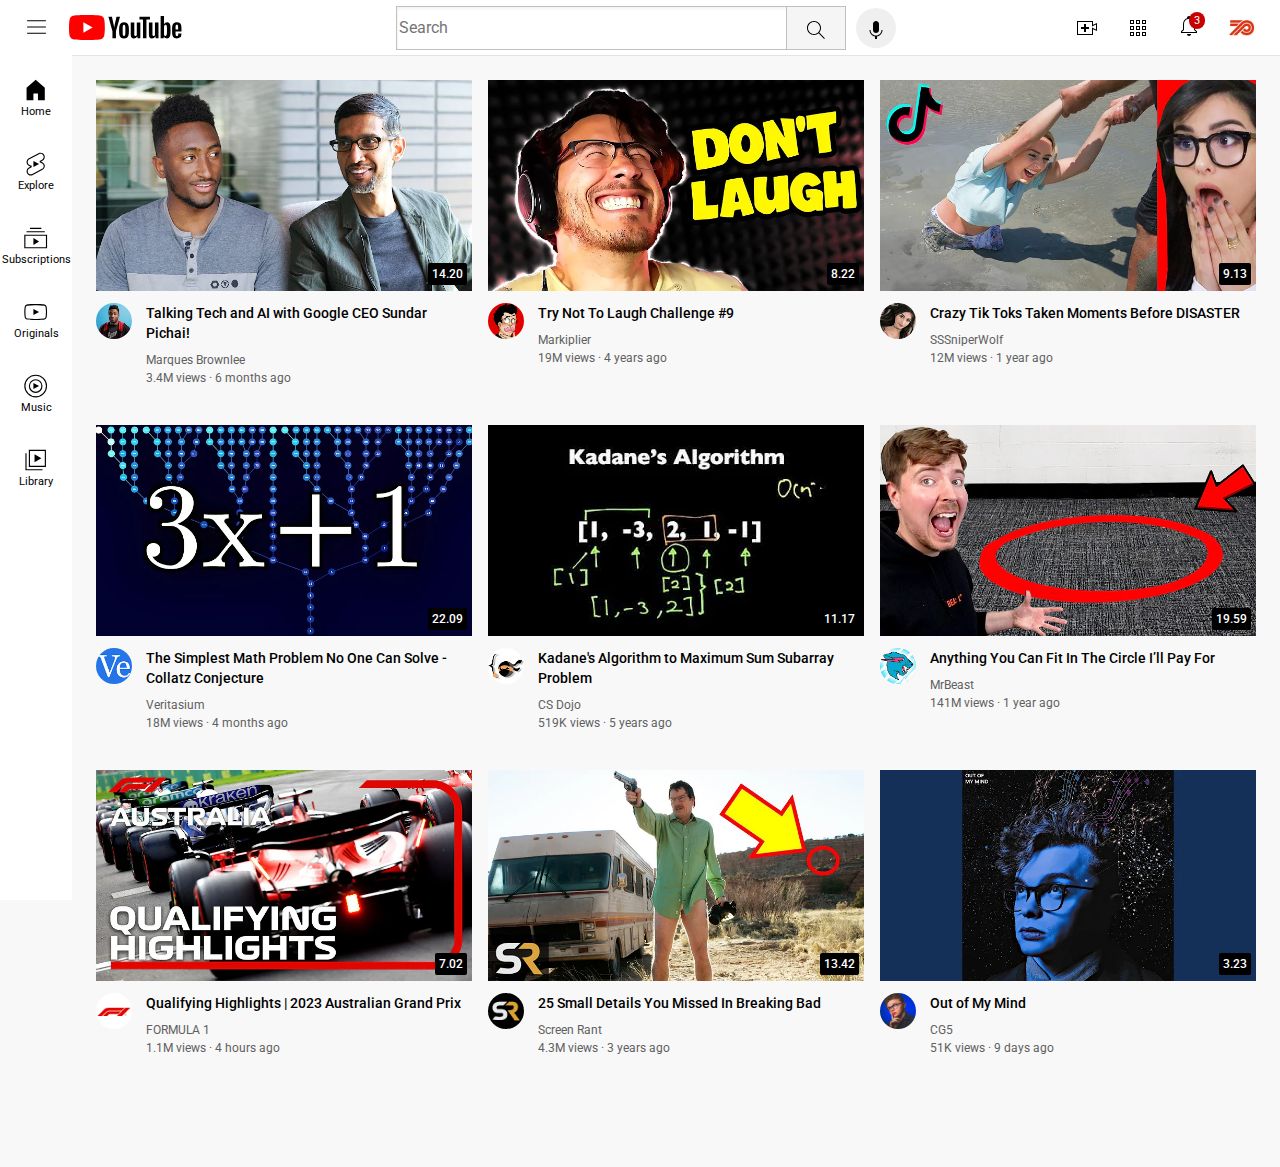
<file: index.html>
<!DOCTYPE html>
<html>
<link rel="stylesheet" href="header.css
">
<link rel="stylesheet" href="video.css
">
<link rel="stylesheet" href="general.css
">
<link rel="stylesheet" href="sidebar.css">

<head>
  <title>YouTube.com Clone</title>

  <link rel="preconnect" href="https://fonts.googleapis.com">
  <link rel="preconnect" href="https://fonts.gstatic.com" crossorigin>
  <link href="https://fonts.googleapis.com/css2?family=Roboto:wght@400;500;700&display=swap" rel="stylesheet">
  
  <style>

  </style>
</head>

<body>
  <div class="header">
    <div class="left-section">
      <img class="hamburger-menu" src="hamburger-menu.svg">
      <img class="youtube-logo" src="youtube-logo.svg">
    </div>

    <div class="middle-section"><input class="search-bar" type="text" placeholder="Search">
      <button class="searchb">
        <img class="si" src="search.svg"><div class="tooltip">Search</div>
      </button>
      <button class="voiceb">
        <img class="vi" src="voice-search-icon.svg"><div class="tooltip">Voice Search</div>
      </button>

    </div>
    <div class="right-section">
      <img class="ui" src="upload.svg">
      <img class="yai" src="youtube-apps.svg">
      <div class="notification-icon-container">
      <img class="ni" src="notifications.svg"><div class="notification-count">3</div></div>
      <img class="myi" src="my-channel.jpg">
    </div>
  </div>

  <div class="sidebar">
  <div class="sidebar-link"><svg viewBox="0 0 24 24" preserveAspectRatio="xMidYMid meet" focusable="false" class="style-scope yt-icon" style="pointer-events: none; display: block; width: 38%; height: 38%;"><g class="style-scope yt-icon"><path d="M4,10V21h6V15h4v6h6V10L12,3Z" class="style-scope yt-icon"></path></g></svg><div>Home</div></div>
  <div class="sidebar-link"><svg viewBox="0 0 24 24" preserveAspectRatio="xMidYMid meet" focusable="false" class="style-scope yt-icon" style="pointer-events: none; display: block; width: 38%; height: 38%;"><g height="24" viewBox="0 0 24 24" width="24" class="style-scope yt-icon"><path d="M10 14.65v-5.3L15 12l-5 2.65zm7.77-4.33c-.77-.32-1.2-.5-1.2-.5L18 9.06c1.84-.96 2.53-3.23 1.56-5.06s-3.24-2.53-5.07-1.56L6 6.94c-1.29.68-2.07 2.04-2 3.49.07 1.42.93 2.67 2.22 3.25.03.01 1.2.5 1.2.5L6 14.93c-1.83.97-2.53 3.24-1.56 5.07.97 1.83 3.24 2.53 5.07 1.56l8.5-4.5c1.29-.68 2.06-2.04 1.99-3.49-.07-1.42-.94-2.68-2.23-3.25zm-.23 5.86l-8.5 4.5c-1.34.71-3.01.2-3.72-1.14-.71-1.34-.2-3.01 1.14-3.72l2.04-1.08v-1.21l-.69-.28-1.11-.46c-.99-.41-1.65-1.35-1.7-2.41-.05-1.06.52-2.06 1.46-2.56l8.5-4.5c1.34-.71 3.01-.2 3.72 1.14.71 1.34.2 3.01-1.14 3.72L15.5 9.26v1.21l1.8.74c.99.41 1.65 1.35 1.7 2.41.05 1.06-.52 2.06-1.46 2.56z" class="style-scope yt-icon"></path></g></svg><div>Explore</div></div>
  <div class="sidebar-link"><svg viewBox="0 0 24 24" preserveAspectRatio="xMidYMid meet" focusable="false" class="style-scope yt-icon" style="pointer-events: none; display: block; width: 38%; height: 38%;"><g class="style-scope yt-icon"><path d="M10,18v-6l5,3L10,18z M17,3H7v1h10V3z M20,6H4v1h16V6z M22,9H2v12h20V9z M3,10h18v10H3V10z" class="style-scope yt-icon"></path></g></svg><div>Subscriptions</div></div>
  <div class="sidebar-link"><svg viewBox="0 0 24 24" preserveAspectRatio="xMidYMid meet" focusable="false" class="style-scope yt-icon" style="pointer-events: none; display: block; width: 38%; height: 38%;"><g class="style-scope yt-icon"><path d="M10,9.35,15,12l-5,2.65ZM12,6a54.36,54.36,0,0,0-7.56.38A1.53,1.53,0,0,0,3.38,7.44,24.63,24.63,0,0,0,3,12a24.63,24.63,0,0,0,.38,4.56,1.53,1.53,0,0,0,1.06,1.06A54.36,54.36,0,0,0,12,18a54.36,54.36,0,0,0,7.56-.38,1.53,1.53,0,0,0,1.06-1.06A24.63,24.63,0,0,0,21,12a24.63,24.63,0,0,0-.38-4.56,1.53,1.53,0,0,0-1.06-1.06A54.36,54.36,0,0,0,12,6h0m0-1s6.25,0,7.81.42a2.51,2.51,0,0,1,1.77,1.77A25.87,25.87,0,0,1,22,12a25.87,25.87,0,0,1-.42,4.81,2.51,2.51,0,0,1-1.77,1.77C18.25,19,12,19,12,19s-6.25,0-7.81-.42a2.51,2.51,0,0,1-1.77-1.77A25.87,25.87,0,0,1,2,12a25.87,25.87,0,0,1,.42-4.81A2.51,2.51,0,0,1,4.19,5.42C5.75,5,12,5,12,5Z" class="style-scope yt-icon"></path></g></svg><div>Originals</div></div>
  <div class="sidebar-link"><svg viewBox="0 0 24 24" preserveAspectRatio="xMidYMid meet" focusable="false" class="style-scope yt-icon" style="pointer-events: none; display: block; width: 38%; height: 38%;"><g class="style-scope yt-icon"><path d="M10 9.35L15 12l-5 2.65zM12 7a5 5 0 105 5 5 5 0 00-5-5m0-1a6 6 0 11-6 6 6 6 0 016-6zm0-3a9 9 0 109 9 9 9 0 00-9-9m0-1A10 10 0 112 12 10 10 0 0112 2z" class="style-scope yt-icon"></path></g></svg><div>Music</div></div>
  <div class="sidebar-link"><svg viewBox="0 0 24 24" preserveAspectRatio="xMidYMid meet" focusable="false" class="style-scope yt-icon" style="pointer-events: none; display: block; width: 38%; height: 38%;"><g class="style-scope yt-icon"><path d="M11,7l6,3.5L11,14V7L11,7z M18,20H4V6H3v15h15V20z M21,18H6V3h15V18z M7,17h13V4H7V17z" class="style-scope yt-icon"></path></g></svg><div>Library</div></div></div>

  <div class="video-grid">
    <div class="video-preview">
      <div class="thumbnail-row">
        <a href="https://www.youtube.com/watch?v=n2RNcPRtAiY"><img class="thumbnail" src="thumbnail-1.webp"></a>
      <div class="video-time">14.20</div></div>
      <div class="video-info-grid">
        <div class="channel-picture">
          <a href="https://www.youtube.com/c/mkbhd"><img class="profile-picture" src="channel-1.jpeg"></a>
        </div>
        <div class="video-info">
           <p class="video-title"><a class="vl" href=" https://www.youtube.com/watch?v=n2RNcPRtAiY">
            Talking Tech and AI with Google CEO Sundar Pichai!</a>
          </p>
          <p class="video-author">
            Marques Brownlee
          </p>
          <p class="video-stats">
            3.4M views &#183; 6 months ago
          </p>
        </div>
      </div>
    </div>

    <div class="video-preview">
      <div class="thumbnail-row">
        <a href="https://www.youtube.com/watch?v=mP0RAo9SKZk"><img class="thumbnail" src="thumbnail-2.webp"></a>
        <div class="video-time">8.22</div></div>
      <div class="video-info-grid">
        <div class="channel-picture">
          <a href="https://www.youtube.com/c/markiplier">  <img class="profile-picture" src="channel-2.jpeg"></a>
        </div>
        <div class="video-info">
           <p class="video-title"><a class="vl" href="https://www.youtube.com/watch?v=mP0RAo9SKZk"> 
            Try Not To Laugh Challenge #9</a>
          </p>
          <p class="video-author">
            Markiplier
          </p>
          <p class="video-stats">
            19M views &#183; 4 years ago
          </p>
        </div>
      </div>
    </div>

    <div class="video-preview">
      <div class="thumbnail-row">
        <a href="https://www.youtube.com/watch?v=FgjPQQeTh1w"><img class="thumbnail" src="thumbnail-3.webp"></a>
        <div class="video-time">9.13</div></div>
      <div class="video-info-grid">
        <div class="channel-picture">
         <a href="https://www.youtube.com/user/SSSniperWolf"> <img class="profile-picture" src="channel-3.jpeg"></a>
        </div>
        <div class="video-info">
            <p class="video-title"><a class="vl" href="https://www.youtube.com/watch?v=FgjPQQeTh1w">
            Crazy Tik Toks Taken Moments Before DISASTER</a>
          </p>
          <p class="video-author">
            SSSniperWolf
          </p>
          <p class="video-stats">
            12M views &#183; 1 year ago
          </p>
        </div>
      </div>
    </div>

    <div class="video-preview">
      <div class="thumbnail-row">
        <a href="https://www.youtube.com/watch?v=094y1Z2wpJg"> <img class="thumbnail" src="thumbnail-4.webp"></a>
        <div class="video-time">22.09</div></div>
      <div class="video-info-grid">
        <div class="channel-picture">
         <a href="https://www.youtube.com/c/veritasium"> <img class="profile-picture" src="channel-4.jpeg"></a>
        </div>
        <div class="video-info">
           <p class="video-title"><a class="vl" href="https://www.youtube.com/watch?v=094y1Z2wpJg">
            The Simplest Math Problem No One Can Solve - Collatz Conjecture</a>
          </p>
          <p class="video-author">
            Veritasium
          </p>
          <p class="video-stats">
            18M views &#183; 4 months ago
          </p>
        </div>
      </div>
    </div>

    <div class="video-preview">
      <div class="thumbnail-row">
        <a href="https://www.youtube.com/watch?v=86CQq3pKSUw"> <img class="thumbnail" src="thumbnail-5.webp"></a>
        <div class="video-time">11.17</div></div>
      <div class="video-info-grid">
        <div class="channel-picture">
          <a href="https://www.youtube.com/c/CSDojo"><img class="profile-picture" src="channel-5.jpeg"></a>
        </div>
        <div class="video-info">
          <p class="video-title"><a class="vl" href="https://www.youtube.com/watch?v=86CQq3pKSUw">
            Kadane's Algorithm to Maximum Sum Subarray Problem</a>
          </p>
          <p class="video-author">
            CS Dojo
          </p>
          <p class="video-stats">
            519K views &#183; 5 years ago
          </p>
        </div>
      </div>
    </div>

    <div class="video-preview">
      <div class="thumbnail-row">
        <a href="https://www.youtube.com/watch?v=yXWw0_UfSFg"> <img class="thumbnail" src="thumbnail-6.webp"></a>
        <div class="video-time">19.59</div></div>
      <div class="video-info-grid">
        <div class="channel-picture">
         <a href="https://www.youtube.com/channel/UCX6OQ3DkcsbYNE6H8uQQuVA"> <img class="profile-picture" src="channel-6.jpeg"></a>
        </div>
        <div class="video-info">
           <p class="video-title"><a class="vl" href="https://www.youtube.com/watch?v=yXWw0_UfSFg">
            Anything You Can Fit In The Circle I’ll Pay For</a>
          </p>
          <p class="video-author">
            MrBeast
          </p>
          <p class="video-stats">
            141M views &#183; 1 year ago
          </p>
        </div>
      </div>
    </div>
    <div class="video-preview">
      <div class="thumbnail-row">
        <a href="https://www.youtube.com/watch?v=NJ_sGE1DUQE"> <img class="thumbnail" src="f1.webp"></a>
        <div class="video-time">7.02</div></div>
      <div class="video-info-grid">
        <div class="channel-picture">
         <a href="https://www.youtube.com/@Formula1"> <img class="profile-picture" src="channels4_profile.jpg"></a>
        </div>
        <div class="video-info">
           <p class="video-title"><a class="vl" href="https://www.youtube.com/watch?v=NJ_sGE1DUQE">
            Qualifying Highlights | 2023 Australian Grand Prix</a>
          </p>
          <p class="video-author">
            FORMULA 1
          </p>
          <p class="video-stats">
            1.1M views &#183; 4 hours ago
          </p>
        </div>
      </div>
    </div>
    <div class="video-preview">
      <div class="thumbnail-row">
        <a href="https://www.youtube.com/watch?v=KelQQZak5F0"> <img class="thumbnail" src="hq720 (1).webp"></a>
        <div class="video-time">13.42</div></div>
      <div class="video-info-grid">
        <div class="channel-picture">
         <a href="https://www.youtube.com/channel/UCX6OQ3DkcsbYNE6H8uQQuVA"> <img class="profile-picture" src="unnamed.jpg"></a>
        </div>
        <div class="video-info">
           <p class="video-title"><a class="vl" href="https://www.youtube.com/watch?v=KelQQZak5F0">
            25 Small Details You Missed In Breaking Bad</a>
          </p>
          <p class="video-author">
           Screen Rant
          </p>
          <p class="video-stats">
            4.3M views &#183; 3 years ago
          </p>
        </div>
      </div>
    </div>
    <div class="video-preview">
      <div class="thumbnail-row">
        <a href="https://www.youtube.com/watch?v=_h3fOmP_04E"> <img class="thumbnail" src="hq720.webp"></a>
        <div class="video-time">3.23</div></div>
      <div class="video-info-grid">
        <div class="channel-picture">
         <a href="https://www.youtube.com/channel/UCLCdyRg3u5O-EVP5p46QxcQ"> <img class="profile-picture" src="channels4_profile (1).jpg"></a>
        </div>
        <div class="video-info">
           <p class="video-title"><a class="vl" href="https://www.youtube.com/watch?v=_h3fOmP_04E">
            Out of My Mind</a>
          </p>
          <p class="video-author">
            CG5
          </p>
          <p class="video-stats">
            51K views &#183; 9 days ago
          </p>
        </div>
      </div>
    </div>
    <br>
    <br>
    <br>
    <br>
  </div>
</body>

</html>
</file>
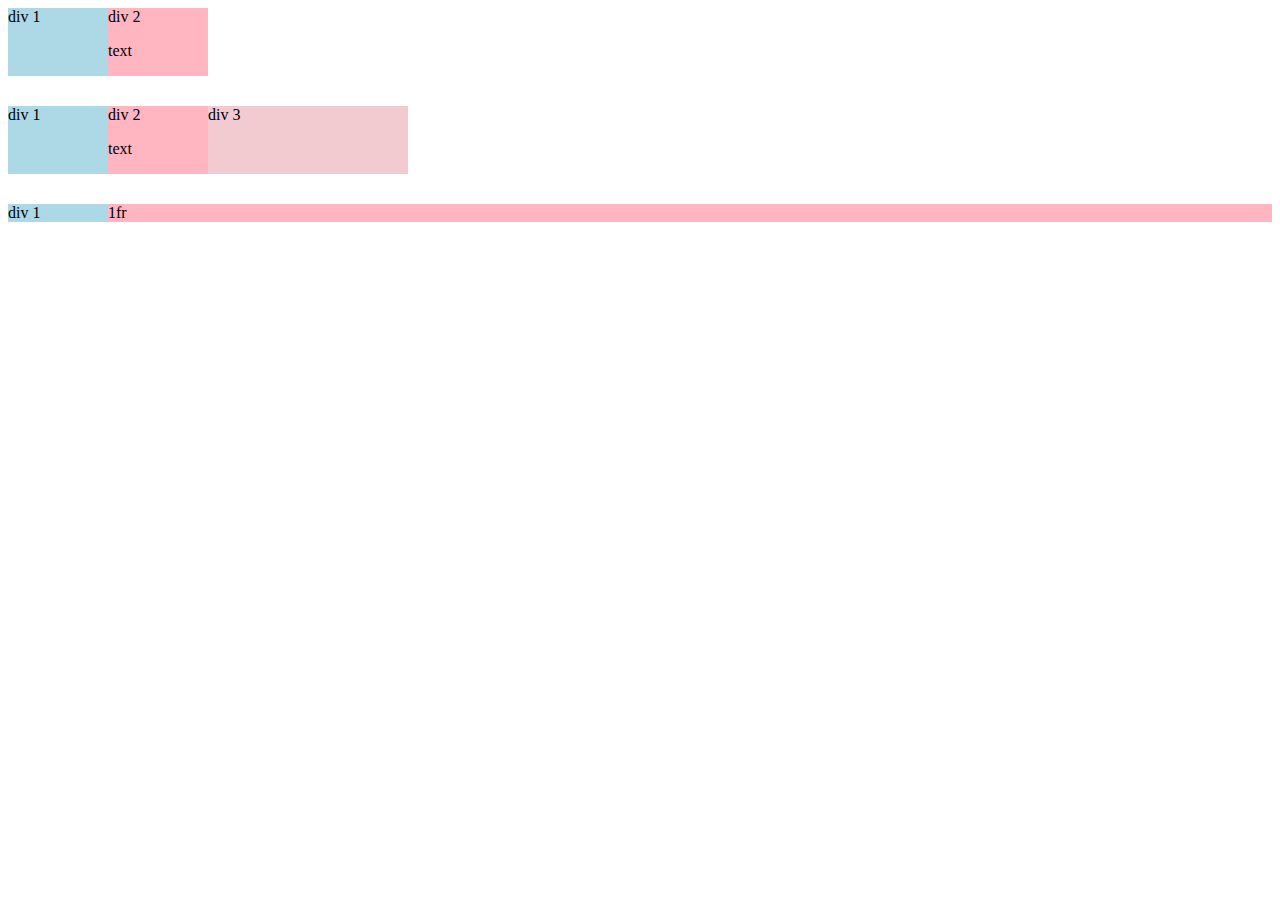
<file: grid.html>
<!DOCTYPE html>
<html lang="en">

<head>

    <title>Document</title>
</head>

<body>
    <div style="display: grid;
    grid-template-columns: 100px 100px ;">
        <div style="background-color: lightblue;">div 1</div>
        <div style="background-color: lightpink;">div 2<p>text</p>
        </div>
    </div>
    <div style="margin-top: 30px;
    display: grid;
    grid-template-columns: 100px 100px 200px;">
        <div style="background-color: lightblue;">div 1</div>
        <div style="background-color: lightpink;">div 2<p>text</p>
        </div>
        <div style="background-color: rgb(241, 203, 208);">div 3
        </div>
    </div>
    <div style="margin-top: 30px;
    display: grid;
    grid-template-columns: 100px 1fr ;">
        <div style="background-color: lightblue;">div 1</div>
        <div style="background-color: lightpink;">1fr</div>

    </div>

</body>

</html>
</file>
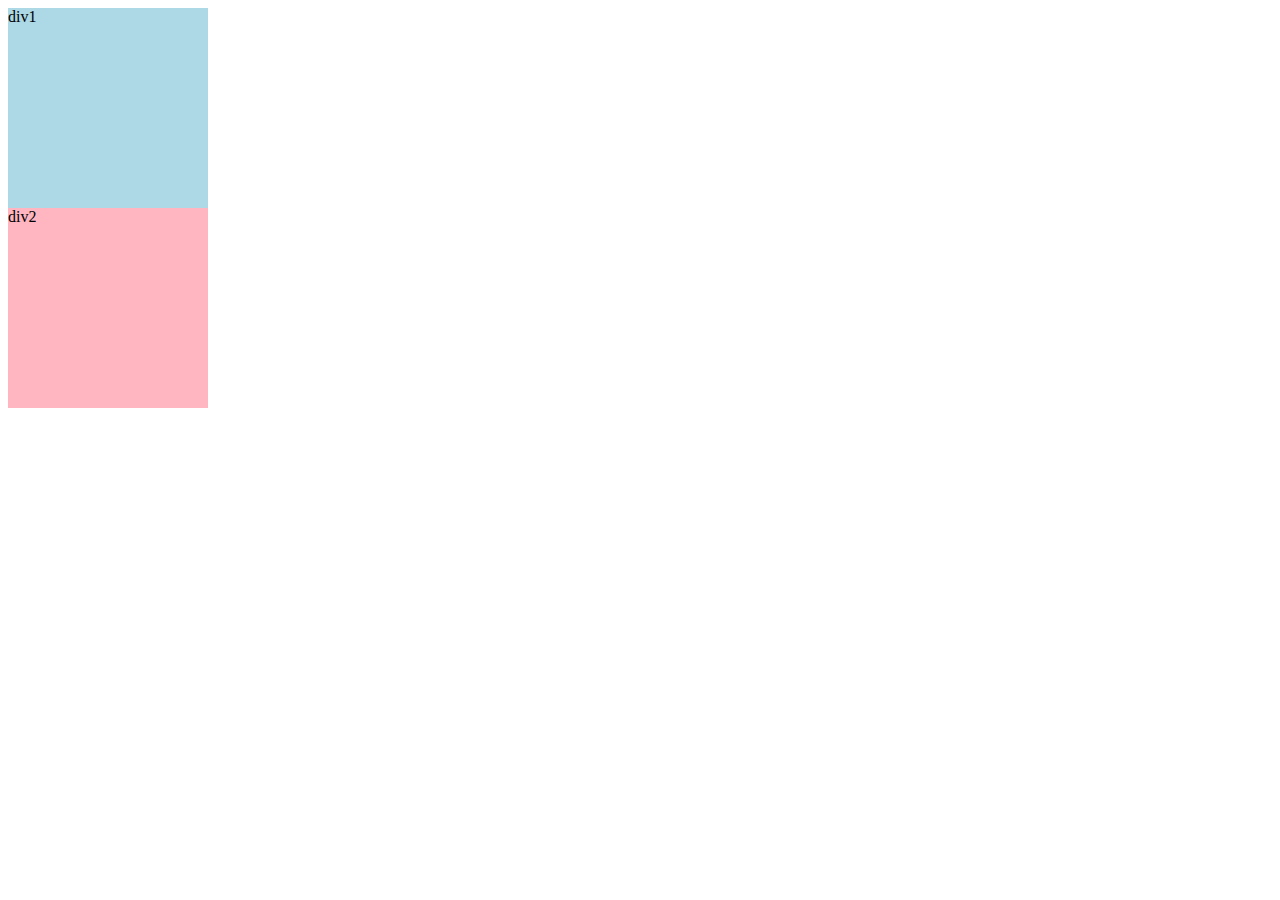
<file: position.html>
<!DOCTYPE html>
<html lang="en">
<head>
   
    <title>Posiition Preactice</title>
</head>
<body>
    <div style="
        background-color: lightblue;
        height: 200px;
        width: 200px;
        position:static;">
     div1</div>
    <div style="
    background-color: lightpink;
    height:200px;
    width:200px;">div2</div>
</body>
</html>
</file>
<file: header.css>
.header {
  height: 55px;

  display: flex;
  flex-direction: row;
  justify-content: space-between;

  position: fixed;
  top: 0;
  left: 0;
  right: 0;
  z-index: 100;
  background-color: white;
  border-bottom-width: 1px;
  border-bottom-style: solid;
  border-bottom-color: rgb(228, 228, 228);
}

.left-section {
  display: flex;
  align-items: center;
}

.hamburger-menu {
  height: 25px;
  margin-left: 24px;
  margin-right: 20px;
}

.youtube-logo {
  height: 25px;
}
.search-bar{
  flex:1;
  height:34px;
  font-size: 16px;
 
  border-width:1px;
  border-style: solid;
  border-color: rgb(192, 192, 192);
  box-shadow: inset 1px 2px 3px rgba(0,0,0,0.05);
}
.search-bar::placeholder{
  font-family: Roboto,Arial;
  font-size: 16px;

}
.middle-section {
  flex: 1;
  margin-left: 70px;
  margin-right: 35px;
  max-width: 500px;
  display: flex;
  align-items: center;
}
.searchb{
  
  height:44px;
  width:60px;
  border-color: rgb(255, 255, 255);
  border-width: 1px;
  border-style: solid;
  border-color: rgb(192,192,192);
  margin-left: -1px;
  margin-right: 10px;
  background-color: rgb(245, 245, 245);
  position: relative;
}
.searchb .tooltip{
  position:absolute;
  background-color: gray;
  color: white;
  padding-top: 4px;
  padding-bottom: 4px;
  padding-left: 8px;
  padding-right: 8px;
  border-radius: 2px;
  font-size: 12px;
  bottom: -30px;
  opacity: 0;
  transition: opacity 0.15s;
  pointer-events: none;
}
.searchb:hover .tooltip{
  opacity:1;
}
.voiceb .tooltip{
  position:absolute;
  background-color: gray;
  color: white;
  padding-top: 4px;
  padding-bottom: 4px;
  padding-left: 8px;
  padding-right: 8px;
  border-radius: 2px;
  font-size: 12px;
  bottom: -30px;
  opacity: 0;
  transition: opacity 0.15s;
  pointer-events: none;
}
.voiceb:hover .tooltip{
  opacity: 1;
}
.searchb,.voiceb{
  display: flex;
  justify-content: center;
  align-items: center;
  position: relative;
}
.search-bar{
  height: 40px;
  width: 60px;
  
}
.voiceb{
  height: 40px;
  width: 40px;
  border-radius: 20px;
  border: none;
}
.vi{
  height: 24px;
  margin-top: 4px;
 
}
.si{
  height: 24px;
  margin-top: 4px;
 
}
.right-section {
  
  width: 185px;
  margin-right: 20px;
  display: flex;
  align-items: center;
  justify-content: space-between;
  
}

.ui{
  height: 24px;
}
.yai{
  height: 24px;
}
.ni{
  height: 24px;
}
.notification-icon-container{
 position: relative;
}
.notification-count{
  position: absolute;
  top: -2px;
  right: -4px;
  background-color: rgb(200, 0, 0);
  color: white;
  font-family: Roboto,Arial;
  font-size: 11px;
  padding-left: 5px;
  padding-right: 5px;
  padding-top: 2px;
  padding-bottom: 2px;
  border-radius: 10px;
}
.myi{
  height: 32px;
  border-radius: 16px;
}
.vl{
  text-decoration: none;
  color: black;
}
</file>
<file: video.css>
.thumbnail {
     width: 100%;
 }


 .video-title {
     margin-top: 0;
     font-size: 14px;
     font-weight: 500;
     line-height: 20px;
     margin-bottom: 10px;
 }

 .video-info-grid {
     display: grid;
     grid-template-columns: 50px 1fr;
 }

 .profile-picture {
     width: 36px;
     border-radius: 50px;
 }

 .thumbnail-row {
     margin-bottom: 8px;
     position: relative;
 }

 .video-author,
 .video-stats {
     font-size: 12px;
     color: rgb(96, 96, 96);
 }

 .video-author {
     margin-bottom: 4px;
 }

 .video-grid {
     display: grid;
     grid-template-columns: 1fr 1fr 1fr;
     column-gap: 16px;
     row-gap: 40px;
 }
 .video-time{
    border-radius: 2px;
    font-family: Roboto,Arial;
    font-size: 12px;
    font-weight: 500;
    padding-left: 4px;
    padding-right: 4px;
    padding-top: 4px;
    padding-bottom: 4px;
    background-color: black;
    color: white;
    position: absolute;
    bottom: 10px;
    right:5px;

 }
</file>
<file: general.css>
p {
    font-family: Roboto, Arial;
    margin-top: 0;
    margin-bottom: 0;
}
body{
    margin: 0;
    padding-top: 80px;
    padding-left: 96px;
    padding-right: 24px;
    background-color: rgb(248, 248, 248);
}
</file>
<file: sidebar.css>
.sidebar{
    position: fixed;
    left:0;
    bottom:0;
    top: 55px;
    background-color: white;
    width:72px;
    z-index: 200;
    padding-top: 5px;
}
.sidebar-link{
    
    height: 74px;
    display: flex;
    justify-content: center;
    align-items: center;
    flex-direction: column;
    cursor: pointer;
}
.sidebar-link:hover{
    background-color: rgb(235, 230, 230);
}
.sidebar-link div{
    font-family: Roboto,Arial;
    font-size:11px;
     
}
</file>
